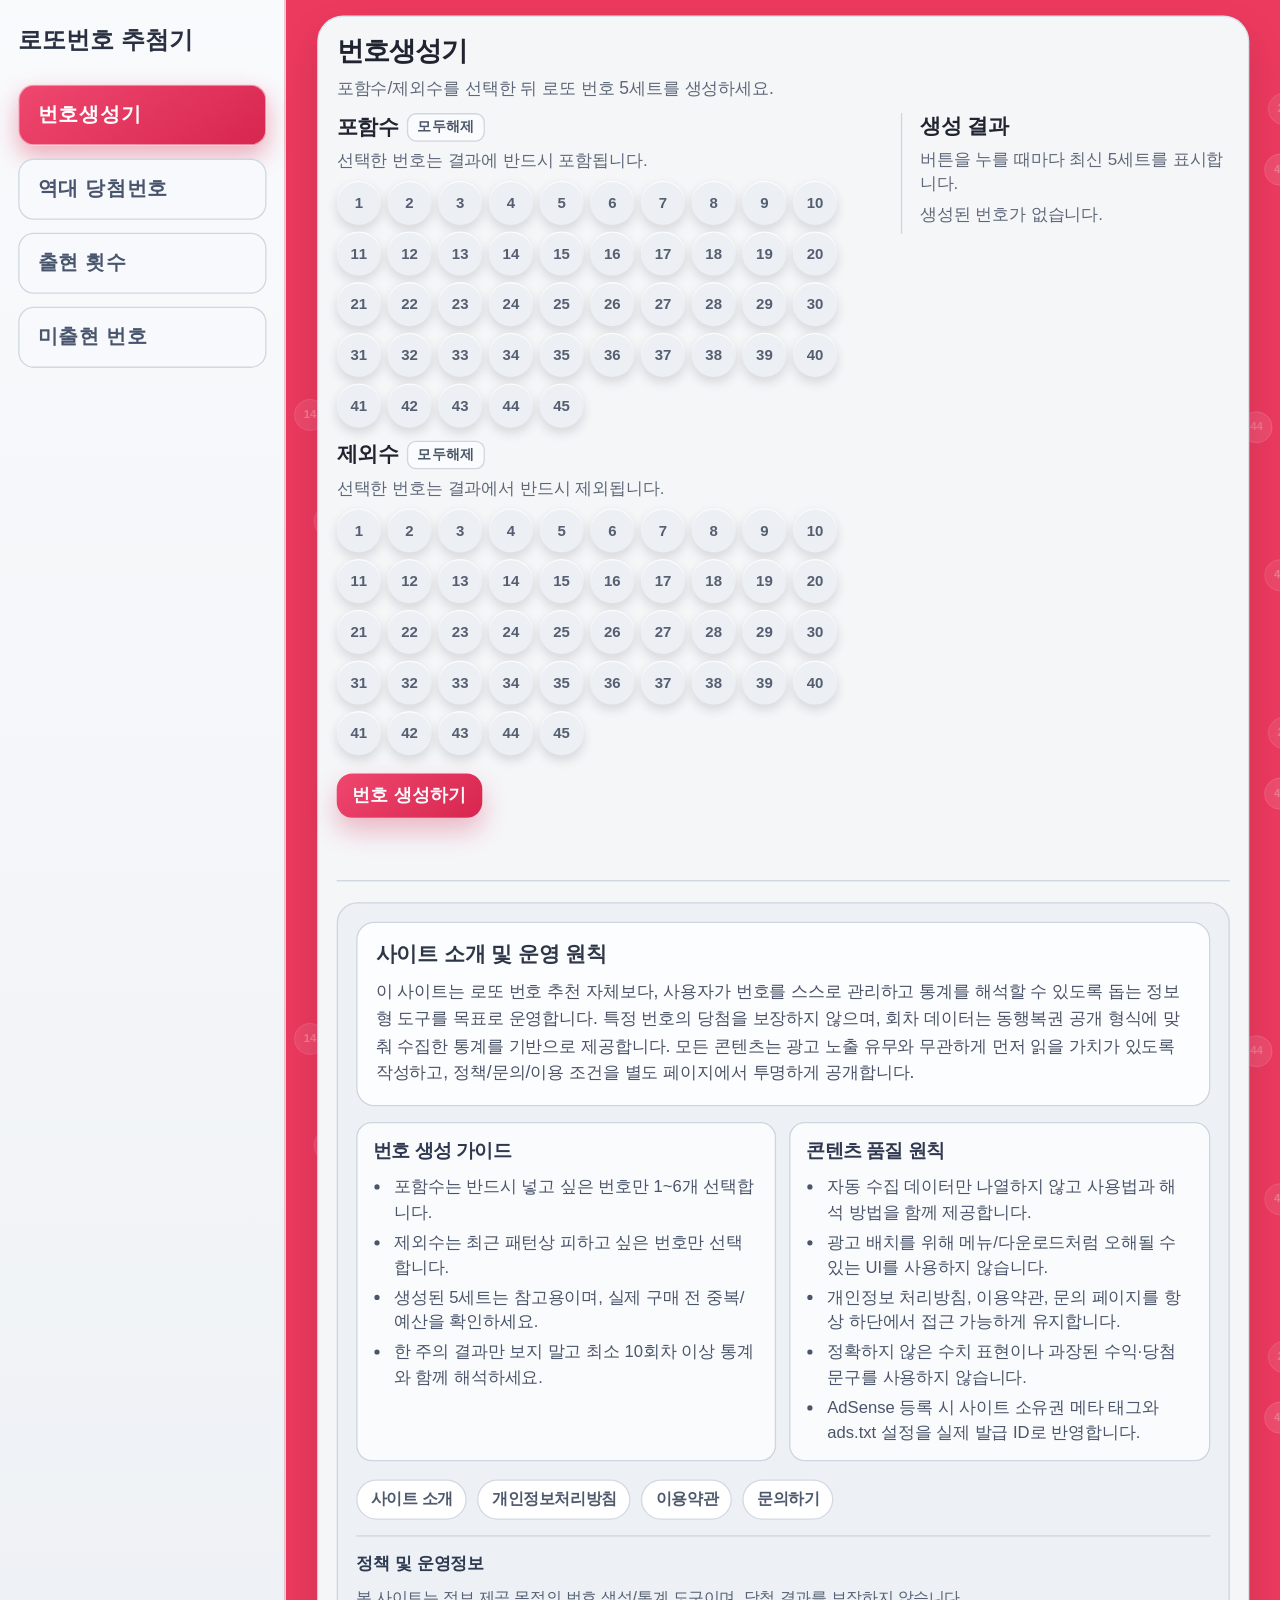
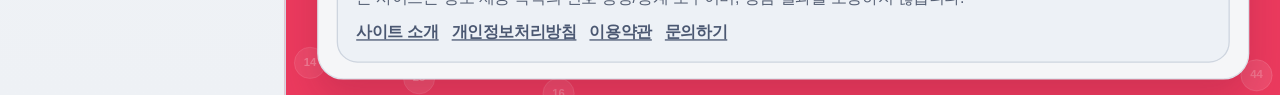
<file: index.html>
<!DOCTYPE html>
<html lang="ko">
<head>
  <meta charset="UTF-8">
  <meta name="viewport" content="width=device-width, initial-scale=1.0">
  <title>로또번호 추첨기 | 통계 기반 번호 생성</title>
  <meta name="description" content="포함수·제외수 기반 로또 번호 생성기와 역대 당첨번호, 출현 횟수, 미출현 번호 통계를 제공합니다.">
  <meta name="robots" content="index, follow, max-image-preview:large, max-snippet:-1, max-video-preview:-1">
  <meta name="author" content="로또번호 추첨기 운영팀">
  <meta property="og:type" content="website">
  <meta property="og:title" content="로또번호 추첨기 | 통계 기반 번호 생성">
  <meta property="og:description" content="로또 번호 생성과 회차 통계를 한 번에 확인할 수 있는 정보형 도구 페이지입니다.">
  <meta property="og:locale" content="ko_KR">
  <script type="application/ld+json">
    {
      "@context": "https://schema.org",
      "@type": "WebSite",
      "name": "로또번호 추첨기",
      "description": "로또 번호 생성과 통계를 제공하는 정보형 웹사이트",
      "inLanguage": "ko-KR"
    }
  </script>
  <style>
    :root {
      --ui-scale: 1.3;
      --bg: #eb3a5e;
      --panel: #f5f6f8;
      --sidebar-bg: #eef1f5;
      --sidebar-active: #d7264f;
      --text: #1f2430;
      --muted: #5f6879;
      --border: #ced5df;
      --warning: #b77722;
      --danger: #c32248;
      --success: #2f8a56;
      --shadow: 0 14px 28px rgba(105, 22, 46, 0.2);
    }

    * {
      box-sizing: border-box;
    }

    body {
      margin: 0;
      font-family: "Pretendard", "Noto Sans KR", "Malgun Gothic", "Apple SD Gothic Neo", sans-serif;
      color: var(--text);
      background-color: var(--bg);
      background-image: url("./bg-lotto-balls.svg");
      background-size: 1040px 624px;
    }

    .app {
      min-height: calc(100vh / var(--ui-scale));
      display: flex;
      width: calc(100% / var(--ui-scale));
      transform: scale(var(--ui-scale));
      transform-origin: top left;
    }

    .sidebar {
      width: 220px;
      padding: 24px 16px;
      background: linear-gradient(180deg, #f9fafc 0%, var(--sidebar-bg) 100%);
      color: #4a556d;
      border-right: 1px solid #d2d9e3;
    }

    .brand {
      margin: 0 0 22px;
      font-size: 1.15rem;
      font-weight: 700;
      letter-spacing: 0.02em;
      color: #283041;
    }

    .menu-list {
      display: flex;
      flex-direction: column;
      gap: 10px;
    }

    .menu-btn {
      width: 100%;
      padding: 12px 14px;
      border: 1px solid #cfd7e2;
      border-radius: 12px;
      background: #f7f9fc;
      color: #48556d;
      text-align: left;
      font-size: 0.97rem;
      font-weight: 600;
      cursor: pointer;
      transition: all 0.18s ease;
    }

    .menu-btn:hover {
      background: #ecf1f7;
      transform: translateY(-1px);
    }

    .menu-btn.active {
      background: linear-gradient(145deg, #ef476f 0%, var(--sidebar-active) 100%);
      color: #ffffff;
      border-color: rgba(255, 255, 255, 0.55);
      box-shadow: 0 8px 18px rgba(215, 38, 79, 0.37);
    }

    main {
      flex: 1;
      padding: 18px clamp(12px, 2.2vw, 24px);
    }

    .content-card {
      width: min(1100px, 100%);
      margin: 0 auto;
      padding: clamp(14px, 2vw, 22px);
      border-radius: 20px;
      background: var(--panel);
      border: 1px solid #dbe1e9;
      box-shadow: var(--shadow);
    }

    .page-title {
      margin: 0 0 6px;
      font-size: clamp(1.35rem, 2vw, 1.7rem);
      font-weight: 800;
    }

    .page-subtitle {
      margin: 0 0 14px;
      color: var(--muted);
      font-size: 0.9rem;
    }

    .generator-layout {
      display: grid;
      grid-template-columns: minmax(0, 1.65fr) minmax(240px, 1fr);
      gap: 16px;
      align-items: start;
    }

    .generator-controls {
      min-width: 0;
    }

    .generator-results-panel {
      min-width: 0;
      border-left: 1px solid var(--border);
      padding-left: 14px;
    }

    .number-group {
      margin-bottom: 14px;
    }

    .group-title-row {
      display: flex;
      align-items: center;
      justify-content: flex-start;
      gap: 6px;
      margin-bottom: 6px;
    }

    .group-header {
      margin: 0;
      font-size: 1rem;
      font-weight: 700;
    }

    .clear-group-btn {
      padding: 4px 8px;
      border: 1px solid #d0d6df;
      border-radius: 7px;
      background: #fafbfc;
      color: #4a5567;
      font-size: 0.72rem;
      font-weight: 700;
      cursor: pointer;
      transition: all 0.15s ease;
    }

    .clear-group-btn:hover {
      background: #f0f3f7;
      border-color: #bfc8d5;
    }

    .group-hint {
      margin: 0 0 8px;
      color: var(--muted);
      font-size: 0.82rem;
    }

    .ball-grid {
      --ball-size: 40px;
      --ball-gap: 6px;
      display: grid;
      grid-template-columns: repeat(10, var(--ball-size));
      gap: var(--ball-gap);
      justify-content: start;
    }

    .ball-btn {
      width: var(--ball-size);
      height: var(--ball-size);
      margin: 0 auto;
      border: none;
      border-radius: 50%;
      font-size: 0.78rem;
      font-weight: 700;
      color: #555f71;
      cursor: pointer;
      position: relative;
      background: #eceff3;
      box-shadow:
        inset 0 1px 0 rgba(255, 255, 255, 0.8),
        0 4px 8px rgba(31, 37, 51, 0.15);
      transition: transform 0.14s ease, box-shadow 0.14s ease, filter 0.14s ease;
    }

    .ball-btn:hover {
      transform: translateY(-2px);
      filter: saturate(1.05);
    }

    .ball-btn:active {
      transform: translateY(0);
    }

    .ball-btn.include-selected {
      color: #f8fafc;
      background: #176dca;
      box-shadow: 0 8px 14px rgba(23, 109, 202, 0.35);
    }

    .ball-btn.exclude-selected {
      color: #fff6f8;
      background: #ce3558;
      box-shadow: 0 8px 14px rgba(206, 53, 88, 0.35);
    }

    .generate-btn {
      margin-top: 4px;
      padding: 10px 16px;
      border: none;
      border-radius: 12px;
      background: linear-gradient(140deg, #ef476f 0%, var(--sidebar-active) 100%);
      color: #f8fafc;
      font-size: 0.92rem;
      font-weight: 700;
      cursor: pointer;
      box-shadow: 0 10px 20px rgba(215, 38, 79, 0.3);
      transition: transform 0.16s ease, box-shadow 0.16s ease;
    }

    .generate-btn:hover {
      transform: translateY(-1px);
      box-shadow: 0 12px 24px rgba(215, 38, 79, 0.36);
    }

    .generate-btn:active {
      transform: translateY(0);
    }

    .message {
      min-height: 20px;
      margin: 8px 0 8px;
      font-size: 0.86rem;
      font-weight: 600;
    }

    .message.warning {
      color: var(--danger);
    }

    .message.info {
      color: var(--success);
    }

    .results {
      margin-top: 6px;
      display: grid;
      gap: 8px;
    }

    .results-title {
      margin: 0 0 6px;
      font-size: 1rem;
      font-weight: 700;
    }

    .result-row {
      padding: 8px 10px;
      border: 1px solid var(--border);
      border-radius: 12px;
      background: #fafbfc;
      display: flex;
      flex-wrap: nowrap;
      align-items: center;
      justify-content: space-between;
      gap: 8px;
    }

    .result-main {
      min-width: 0;
      display: flex;
      align-items: center;
      gap: 8px;
      flex: 1;
    }

    .result-label {
      min-width: 48px;
      font-size: 0.9rem;
      font-weight: 700;
      color: #3d4659;
    }

    .result-balls {
      display: flex;
      flex-wrap: wrap;
      gap: 6px;
    }

    .reroll-btn {
      flex-shrink: 0;
      margin-left: auto;
      padding: 6px 10px;
      border: 1px solid #d0d6e0;
      border-radius: 8px;
      background: #ffffff;
      color: #596276;
      font-size: 0.76rem;
      font-weight: 700;
      cursor: pointer;
      transition: all 0.15s ease;
    }

    .reroll-btn:hover {
      background: #edf1f6;
      border-color: #bcc7d8;
    }

    .mini-ball {
      width: 30px;
      height: 30px;
      border-radius: 50%;
      display: grid;
      place-items: center;
      font-size: 0.76rem;
      font-weight: 700;
      color: #ffffff;
      text-shadow: 0 1px 1px rgba(0, 0, 0, 0.12);
      background: #e69c0a;
      box-shadow: 0 4px 10px rgba(31, 37, 51, 0.2);
    }

    .mini-ball.range-1 {
      background: #e69c0a;
    }

    .mini-ball.range-2 {
      background: #1e73d6;
    }

    .mini-ball.range-3 {
      background: #de3d60;
    }

    .mini-ball.range-4 {
      background: #7b8393;
    }

    .mini-ball.range-5 {
      background: #2fa04f;
    }

    .hidden {
      display: none;
    }

    .stats-status {
      min-height: 20px;
      margin: 4px 0 10px;
      font-size: 0.84rem;
      font-weight: 600;
      color: var(--muted);
    }

    .stats-status.loading {
      color: var(--sidebar-active);
    }

    .stats-status.warning {
      color: var(--danger);
    }

    .stats-list {
      display: grid;
      gap: 8px;
    }

    .stats-item {
      padding: 10px;
      border: 1px solid var(--border);
      border-radius: 12px;
      background: #fafbfc;
    }

    .stats-item-head {
      display: flex;
      align-items: baseline;
      justify-content: space-between;
      gap: 10px;
      margin-bottom: 8px;
    }

    .stats-round {
      font-size: 0.95rem;
      font-weight: 800;
      color: #2e3748;
    }

    .stats-date {
      font-size: 0.78rem;
      color: var(--muted);
    }

    .stats-number-row {
      display: flex;
      align-items: center;
      flex-wrap: wrap;
      gap: 6px;
    }

    .stats-plus {
      font-size: 0.82rem;
      font-weight: 700;
      color: #737d8d;
      margin: 0 1px;
    }

    .stats-empty {
      padding: 14px 10px;
      border: 1px dashed #d4d9e2;
      border-radius: 10px;
      text-align: center;
      color: #687487;
      font-size: 0.85rem;
      font-weight: 600;
      background: #f7f9fb;
    }

    .stats-sentinel {
      margin-top: 10px;
      padding: 10px 12px;
      border: 1px dashed #d4d9e2;
      border-radius: 10px;
      text-align: center;
      color: #667285;
      font-size: 0.8rem;
      font-weight: 600;
      background: #f7f9fb;
    }

    .frequency-toolbar {
      display: flex;
      align-items: center;
      gap: 8px;
      margin-bottom: 8px;
      flex-wrap: wrap;
    }

    .frequency-label {
      font-size: 0.84rem;
      font-weight: 700;
      color: #4c5668;
    }

    .frequency-select {
      min-width: 150px;
      padding: 7px 10px;
      border: 1px solid #d0d6df;
      border-radius: 9px;
      background: #ffffff;
      color: #2c3444;
      font-size: 0.82rem;
      font-weight: 600;
      outline: none;
    }

    .frequency-select:focus {
      border-color: #ed4f72;
      box-shadow: 0 0 0 3px rgba(237, 79, 114, 0.17);
    }

    .frequency-list {
      display: grid;
      grid-template-columns: repeat(10, minmax(0, 1fr));
      gap: 8px 6px;
    }

    .frequency-list .stats-empty {
      grid-column: 1 / -1;
    }

    .frequency-cell {
      display: flex;
      flex-direction: column;
      align-items: center;
      justify-content: center;
      gap: 4px;
      padding: 8px 4px;
      border: 1px solid var(--border);
      border-radius: 10px;
      background: #fafbfc;
    }

    .frequency-count-under {
      font-size: 0.74rem;
      font-weight: 800;
      color: #334155;
      line-height: 1.1;
      text-align: center;
    }

    .absence-list {
      display: grid;
      gap: 8px;
    }

    .absence-row {
      display: grid;
      grid-template-columns: 34px minmax(0, 1fr) 56px;
      align-items: center;
      gap: 10px;
      padding: 8px 10px;
      border: 1px solid var(--border);
      border-radius: 10px;
      background: #fafbfc;
    }

    .absence-bar-track {
      height: 10px;
      width: 100%;
      border-radius: 999px;
      background: #dfe4eb;
      overflow: hidden;
    }

    .absence-bar-fill {
      height: 100%;
      border-radius: 999px;
      background: linear-gradient(90deg, #ff5a7e 0%, #e7345b 100%);
      box-shadow: 0 0 0 1px rgba(231, 52, 91, 0.15);
    }

    .absence-weeks {
      font-size: 0.84rem;
      font-weight: 800;
      color: #576173;
      text-align: right;
    }

    .absence-list .stats-empty {
      width: 100%;
    }

    .site-guide-divider {
      margin-top: 16px;
      height: 1px;
      width: 100%;
      background: var(--border);
    }

    .site-guide {
      margin-top: 16px;
      padding: 14px;
      border: 1px solid var(--border);
      border-radius: 16px;
      background: #edf1f6;
      display: grid;
      gap: 12px;
    }

    .guide-intro {
      padding: 14px;
      border: 1px solid var(--border);
      border-radius: 14px;
      background: #fcfdff;
    }

    .guide-intro-title {
      margin: 0 0 8px;
      font-size: 1rem;
      font-weight: 800;
      color: #2e3748;
    }

    .guide-intro p {
      margin: 0;
      color: #495266;
      line-height: 1.55;
      font-size: 0.84rem;
    }

    .guide-grid {
      display: grid;
      grid-template-columns: repeat(2, minmax(0, 1fr));
      gap: 10px;
    }

    .guide-card {
      padding: 12px;
      border: 1px solid var(--border);
      border-radius: 12px;
      background: #fafbfc;
    }

    .guide-card-title {
      margin: 0 0 8px;
      font-size: 0.9rem;
      font-weight: 800;
      color: #2f3850;
    }

    .guide-list {
      margin: 0;
      padding-left: 16px;
      color: #4a556b;
      font-size: 0.8rem;
      line-height: 1.5;
    }

    .guide-list li + li {
      margin-top: 4px;
    }

    .guide-policy-links {
      display: flex;
      flex-wrap: wrap;
      gap: 8px;
      margin-top: 2px;
    }

    .guide-policy-links a {
      padding: 6px 10px;
      border-radius: 999px;
      border: 1px solid #d3d9e2;
      background: #ffffff;
      color: #4f596d;
      text-decoration: none;
      font-size: 0.76rem;
      font-weight: 700;
    }

    .guide-policy-links a:hover {
      background: #f1f4f8;
      border-color: #c5cedb;
    }

    .site-footer {
      width: 100%;
      margin: 0;
      padding: 12px 0 0;
      border-radius: 0;
      border: none;
      border-top: 1px solid var(--border);
      background: transparent;
      color: #566074;
      box-shadow: none;
    }

    .site-footer-title {
      margin: 0 0 8px;
      font-size: 0.84rem;
      font-weight: 800;
      color: #2d3a50;
    }

    .site-footer p {
      margin: 0;
      font-size: 0.77rem;
      line-height: 1.5;
    }

    .footer-links {
      margin-top: 8px;
      display: flex;
      gap: 10px;
      flex-wrap: wrap;
    }

    .footer-links a {
      color: #4b5872;
      font-size: 0.77rem;
      font-weight: 700;
      text-decoration: underline;
      text-underline-offset: 2px;
    }

    /* 화면 높이가 낮은 데스크톱에서 스크롤 없이 버튼까지 보이도록 추가 압축한다. */
    @media (min-width: 901px) and (max-height: 920px) {
      .sidebar {
        padding: 18px 14px;
      }

      main {
        padding-top: 12px;
        padding-bottom: 12px;
      }

      .content-card {
        padding: 12px 14px;
      }

      .page-title {
        font-size: 1.28rem;
      }

      .page-subtitle {
        margin-bottom: 10px;
        font-size: 0.84rem;
      }

      .number-group {
        margin-bottom: 10px;
      }

      .group-hint {
        margin-bottom: 6px;
      }

      .clear-group-btn {
        padding: 3px 7px;
        font-size: 0.68rem;
      }

      .ball-grid {
        --ball-size: 34px;
        --ball-gap: 5px;
      }

      .ball-btn {
        font-size: 0.72rem;
      }

      .generate-btn {
        padding: 8px 12px;
        font-size: 0.86rem;
      }

      .message {
        min-height: 18px;
        margin-top: 6px;
      }

      .reroll-btn {
        padding: 5px 8px;
        font-size: 0.72rem;
      }
    }

    @media (max-width: 900px) {
      body {
        overflow-x: hidden;
      }

      .app {
        min-height: 100vh;
        width: 100%;
        transform: none;
        transform-origin: initial;
        flex-direction: column;
      }

      .sidebar {
        width: 100%;
        padding: 12px 10px 10px;
        border-right: none;
        border-bottom: 1px solid rgba(148, 163, 184, 0.2);
      }

      .brand {
        margin: 0 0 10px;
        font-size: 1rem;
      }

      .menu-list {
        flex-direction: row;
        gap: 6px;
        flex-wrap: wrap;
      }

      .menu-btn {
        text-align: center;
        padding: 9px 8px;
        font-size: 0.82rem;
        flex: 1 1 calc(50% - 3px);
      }

      main {
        padding: 12px 10px 14px;
      }

      .content-card {
        width: 100%;
        padding: 12px 10px;
        border-radius: 14px;
      }

      .page-title {
        font-size: 1.16rem;
      }

      .page-subtitle {
        font-size: 0.78rem;
        margin-bottom: 10px;
      }

      .generator-layout {
        grid-template-columns: 1fr;
        gap: 12px;
      }

      .generator-results-panel {
        border-left: none;
        border-top: 1px solid var(--border);
        padding-left: 0;
        padding-top: 12px;
      }

      .ball-grid {
        --ball-size: 26px;
        --ball-gap: 3px;
      }

      .ball-btn {
        font-size: 0.62rem;
      }

      .group-title-row {
        justify-content: flex-start;
        gap: 4px;
      }

      .group-hint {
        font-size: 0.76rem;
      }

      .clear-group-btn {
        padding: 4px 7px;
        font-size: 0.68rem;
      }

      .generate-btn {
        width: 100%;
      }

      .result-row {
        flex-wrap: wrap;
      }

      .result-main {
        width: 100%;
      }

      .reroll-btn {
        margin-left: 0;
      }

      .absence-row {
        grid-template-columns: 30px minmax(0, 1fr) 48px;
        gap: 8px;
        padding: 7px 8px;
      }

      .absence-weeks {
        font-size: 0.8rem;
      }

      .frequency-list {
        grid-template-columns: repeat(5, minmax(0, 1fr));
      }

      .guide-grid {
        grid-template-columns: 1fr;
      }

      .site-footer {
        border-radius: 0;
      }
    }

    @media (max-width: 480px) {
      .ball-grid {
        --ball-size: 23px;
        --ball-gap: 2px;
      }

      .ball-btn {
        font-size: 0.56rem;
      }

      .mini-ball {
        width: 26px;
        height: 26px;
        font-size: 0.68rem;
      }
    }
  </style>
</head>
<body>
  <div class="app">
    <aside class="sidebar">
      <h1 class="brand">로또번호 추첨기</h1>
      <nav class="menu-list" aria-label="메뉴">
        <button class="menu-btn active" data-menu="generator" type="button">번호생성기</button>
        <button class="menu-btn" data-menu="stats" type="button">역대 당첨번호</button>
        <button class="menu-btn" data-menu="frequency" type="button">출현 횟수</button>
        <button class="menu-btn" data-menu="absence" type="button">미출현 번호</button>
      </nav>
    </aside>

    <main>
      <section id="generatorView" class="content-card">
        <h2 class="page-title">번호생성기</h2>
        <p class="page-subtitle">포함수/제외수를 선택한 뒤 로또 번호 5세트를 생성하세요.</p>

        <div class="generator-layout">
          <div class="generator-controls">
            <div class="number-group">
              <div class="group-title-row">
                <h3 class="group-header">포함수</h3>
                <button id="includeClearBtn" class="clear-group-btn" type="button">모두해제</button>
              </div>
              <p class="group-hint">선택한 번호는 결과에 반드시 포함됩니다.</p>
              <div id="includeGrid" class="ball-grid" aria-label="포함수 선택"></div>
            </div>

            <div class="number-group">
              <div class="group-title-row">
                <h3 class="group-header">제외수</h3>
                <button id="excludeClearBtn" class="clear-group-btn" type="button">모두해제</button>
              </div>
              <p class="group-hint">선택한 번호는 결과에서 반드시 제외됩니다.</p>
              <div id="excludeGrid" class="ball-grid" aria-label="제외수 선택"></div>
            </div>

            <button id="generateBtn" class="generate-btn" type="button">번호 생성하기</button>
            <div id="message" class="message" role="status" aria-live="polite"></div>
          </div>

          <div class="generator-results-panel">
            <h3 class="results-title">생성 결과</h3>
            <p class="group-hint">버튼을 누를 때마다 최신 5세트를 표시합니다.</p>
            <div id="results" class="results" aria-label="생성 결과"></div>
          </div>
        </div>

        <div class="site-guide-divider" aria-hidden="true"></div>
        <div class="site-guide" aria-label="사이트 안내">
          <div class="guide-intro">
            <h3 class="guide-intro-title">사이트 소개 및 운영 원칙</h3>
            <p>
              이 사이트는 로또 번호 추천 자체보다, 사용자가 번호를 스스로 관리하고 통계를 해석할 수 있도록 돕는 정보형 도구를 목표로 운영합니다.
              특정 번호의 당첨을 보장하지 않으며, 회차 데이터는 동행복권 공개 형식에 맞춰 수집한 통계를 기반으로 제공합니다.
              모든 콘텐츠는 광고 노출 유무와 무관하게 먼저 읽을 가치가 있도록 작성하고, 정책/문의/이용 조건을 별도 페이지에서 투명하게 공개합니다.
            </p>
          </div>

          <div class="guide-grid">
            <article class="guide-card">
              <h4 class="guide-card-title">번호 생성 가이드</h4>
              <ul class="guide-list">
                <li>포함수는 반드시 넣고 싶은 번호만 1~6개 선택합니다.</li>
                <li>제외수는 최근 패턴상 피하고 싶은 번호만 선택합니다.</li>
                <li>생성된 5세트는 참고용이며, 실제 구매 전 중복/예산을 확인하세요.</li>
                <li>한 주의 결과만 보지 말고 최소 10회차 이상 통계와 함께 해석하세요.</li>
              </ul>
            </article>

            <article class="guide-card">
              <h4 class="guide-card-title">콘텐츠 품질 원칙</h4>
              <ul class="guide-list">
                <li>자동 수집 데이터만 나열하지 않고 사용법과 해석 방법을 함께 제공합니다.</li>
                <li>광고 배치를 위해 메뉴/다운로드처럼 오해될 수 있는 UI를 사용하지 않습니다.</li>
                <li>개인정보 처리방침, 이용약관, 문의 페이지를 항상 하단에서 접근 가능하게 유지합니다.</li>
                <li>정확하지 않은 수치 표현이나 과장된 수익·당첨 문구를 사용하지 않습니다.</li>
                <li>AdSense 등록 시 사이트 소유권 메타 태그와 ads.txt 설정을 실제 발급 ID로 반영합니다.</li>
              </ul>
            </article>
          </div>

          <div class="guide-policy-links">
            <a href="./about.html">사이트 소개</a>
            <a href="./privacy.html">개인정보처리방침</a>
            <a href="./terms.html">이용약관</a>
            <a href="./contact.html">문의하기</a>
          </div>

          <footer class="site-footer">
            <h3 class="site-footer-title">정책 및 운영정보</h3>
            <p>본 사이트는 정보 제공 목적의 번호 생성/통계 도구이며, 당첨 결과를 보장하지 않습니다.</p>
            <div class="footer-links">
              <a href="./about.html">사이트 소개</a>
              <a href="./privacy.html">개인정보처리방침</a>
              <a href="./terms.html">이용약관</a>
              <a href="./contact.html">문의하기</a>
            </div>
          </footer>
        </div>
      </section>

      <section id="statsView" class="content-card hidden">
        <h2 class="page-title">역대 당첨번호</h2>
        <p class="page-subtitle">최신 30회차부터 시작해, 아래로 스크롤하면 이전 회차를 30개씩 추가로 표시합니다.</p>
        <div id="statsStatus" class="stats-status">통계 데이터를 준비 중입니다.</div>
        <div id="statsList" class="stats-list" aria-label="역대 당첨번호 목록"></div>
        <div id="statsSentinel" class="stats-sentinel">아래로 스크롤하면 이전 회차를 더 불러옵니다.</div>
      </section>

      <section id="frequencyView" class="content-card hidden">
        <h2 class="page-title">출현 횟수</h2>
        <p class="page-subtitle">선택한 구간의 당첨번호(보너스 제외) 출현 횟수를 많은 순으로 보여줍니다.</p>
        <div class="frequency-toolbar">
          <label for="frequencyRange" class="frequency-label">조회 구간</label>
          <select id="frequencyRange" class="frequency-select" aria-label="출현 횟수 조회 구간">
            <option value="5">최근 5회차</option>
            <option value="10">최근 10회차</option>
            <option value="15">최근 15회차</option>
            <option value="30">최근 30회차</option>
            <option value="50">최근 50회차</option>
            <option value="100">최근 100회차</option>
            <option value="all" selected>전체회차</option>
          </select>
        </div>
        <div id="frequencyStatus" class="stats-status">출현 횟수 데이터를 준비 중입니다.</div>
        <div id="frequencyList" class="frequency-list" aria-label="출현 횟수 목록"></div>
      </section>

      <section id="absenceView" class="content-card hidden">
        <h2 class="page-title">미출현 번호</h2>
        <p class="page-subtitle">최신 회차 기준으로 각 번호가 최근 몇 주째 나오지 않았는지 내림차순으로 보여줍니다.</p>
        <div id="absenceStatus" class="stats-status">미출현 번호 데이터를 준비 중입니다.</div>
        <div id="absenceList" class="absence-list" aria-label="미출현 번호 목록"></div>
      </section>
    </main>
  </div>

  <script src="./lotto-history-snapshot.js"></script>
  <script>
    // 화면 상태와 선택 번호 상태를 한 곳에서 관리한다.
    const state = {
      activeMenu: "generator",
      includeSet: new Set(),
      excludeSet: new Set(),
      resultSets: [],
      alertMessage: "",
      statsHistory: [],
      statsLoaded: false,
      statsLoading: false,
      statsError: "",
      statsWarning: "",
      statsVisibleCount: 30,
      frequencyRange: "all"
    };

    const LOTTO_API_ENDPOINT = "https://www.dhlottery.co.kr/common.do?method=getLottoNumber&drwNo=";
    const STATS_SNAPSHOT_URL = "./lotto-history.json";
    const STATS_CACHE_KEY = "lotto-history-rounds-v2";
    const STATS_PAGE_SIZE = 30;

    const menuButtons = document.querySelectorAll(".menu-btn");
    const generatorView = document.getElementById("generatorView");
    const statsView = document.getElementById("statsView");
    const frequencyView = document.getElementById("frequencyView");
    const absenceView = document.getElementById("absenceView");
    const includeGrid = document.getElementById("includeGrid");
    const excludeGrid = document.getElementById("excludeGrid");
    const includeClearBtn = document.getElementById("includeClearBtn");
    const excludeClearBtn = document.getElementById("excludeClearBtn");
    const generateBtn = document.getElementById("generateBtn");
    const messageEl = document.getElementById("message");
    const resultsEl = document.getElementById("results");
    const statsStatusEl = document.getElementById("statsStatus");
    const statsListEl = document.getElementById("statsList");
    const statsSentinelEl = document.getElementById("statsSentinel");
    const frequencyRangeEl = document.getElementById("frequencyRange");
    const frequencyStatusEl = document.getElementById("frequencyStatus");
    const frequencyListEl = document.getElementById("frequencyList");
    const absenceStatusEl = document.getElementById("absenceStatus");
    const absenceListEl = document.getElementById("absenceList");
    let statsObserver = null;

    // 1~45 번호 공 버튼을 만들어 각 영역에 렌더링한다.
    function buildBallGrid(container, type) {
      const fragment = document.createDocumentFragment();

      for (let num = 1; num <= 45; num += 1) {
        const button = document.createElement("button");
        button.type = "button";
        button.className = "ball-btn";
        button.textContent = String(num);
        button.dataset.number = String(num);
        button.dataset.type = type;
        button.setAttribute("aria-label", `${type === "include" ? "포함수" : "제외수"} ${num}`);
        fragment.appendChild(button);
      }

      container.appendChild(fragment);
    }

    // 포함수/제외수 선택 상태를 버튼 스타일에 반영한다.
    function renderBallSelections() {
      includeGrid.querySelectorAll(".ball-btn").forEach((btn) => {
        const number = Number(btn.dataset.number);
        btn.classList.toggle("include-selected", state.includeSet.has(number));
      });

      excludeGrid.querySelectorAll(".ball-btn").forEach((btn) => {
        const number = Number(btn.dataset.number);
        btn.classList.toggle("exclude-selected", state.excludeSet.has(number));
      });
    }

    function renderMenu() {
      menuButtons.forEach((btn) => {
        btn.classList.toggle("active", btn.dataset.menu === state.activeMenu);
      });

      generatorView.classList.toggle("hidden", state.activeMenu !== "generator");
      statsView.classList.toggle("hidden", state.activeMenu !== "stats");
      frequencyView.classList.toggle("hidden", state.activeMenu !== "frequency");
      absenceView.classList.toggle("hidden", state.activeMenu !== "absence");
    }

    function showMessage(text, mode = "warning") {
      state.alertMessage = text;
      messageEl.textContent = text;
      messageEl.className = `message ${mode}`;
    }

    function clearMessage() {
      state.alertMessage = "";
      messageEl.textContent = "";
      messageEl.className = "message";
    }

    function setStatsStatus(text, mode = "") {
      statsStatusEl.textContent = text;
      statsStatusEl.className = `stats-status${mode ? ` ${mode}` : ""}`;
    }

    function setFrequencyStatus(text, mode = "") {
      frequencyStatusEl.textContent = text;
      frequencyStatusEl.className = `stats-status${mode ? ` ${mode}` : ""}`;
    }

    function setAbsenceStatus(text, mode = "") {
      absenceStatusEl.textContent = text;
      absenceStatusEl.className = `stats-status${mode ? ` ${mode}` : ""}`;
    }

    function loadStatsCache() {
      try {
        const raw = localStorage.getItem(STATS_CACHE_KEY);
        if (!raw) {
          return;
        }

        const parsed = JSON.parse(raw);
        if (!Array.isArray(parsed.rounds)) {
          return;
        }

        const sanitized = parsed.rounds
          .map((item) => ({
            round: Number(item.round),
            date: String(item.date || ""),
            numbers: Array.isArray(item.numbers) ? item.numbers.map((n) => Number(n)).filter((n) => Number.isInteger(n)) : [],
            bonus: Number(item.bonus)
          }))
          .filter((item) => Number.isInteger(item.round) && item.round > 0 && item.numbers.length === 6 && Number.isInteger(item.bonus))
          .sort((a, b) => a.round - b.round);

        state.statsHistory = sanitized;
        state.statsLoaded = sanitized.length > 0;
      } catch (_) {
        // 캐시 파싱 실패 시 무시하고 새로 로드한다.
      }
    }

    function normalizeStatsRounds(rounds) {
      return rounds
        .map((item) => ({
          round: Number(item.round),
          date: String(item.date || ""),
          numbers: Array.isArray(item.numbers) ? item.numbers.map((n) => Number(n)).filter((n) => Number.isInteger(n)) : [],
          bonus: Number(item.bonus)
        }))
        .filter((item) => Number.isInteger(item.round) && item.round > 0 && item.numbers.length === 6 && Number.isInteger(item.bonus))
        .sort((a, b) => a.round - b.round);
    }

    async function loadStatsSnapshot() {
      // 1) file:// 환경에서도 안정적으로 동작하도록 JS 전역 스냅샷을 먼저 사용한다.
      const inlineSnapshot = typeof window !== "undefined" ? window.LOTTO_HISTORY_SNAPSHOT : null;
      if (inlineSnapshot && Array.isArray(inlineSnapshot.rounds)) {
        const sanitizedInline = normalizeStatsRounds(inlineSnapshot.rounds);
        if (sanitizedInline.length > 0) {
          state.statsHistory = sanitizedInline;
          state.statsLoaded = true;
          saveStatsCache();
          return;
        }
      }

      // 2) 전역 스냅샷이 없을 때만 JSON 파일 fetch를 시도한다.
      const response = await fetch(STATS_SNAPSHOT_URL, { cache: "no-store" });
      if (!response.ok) {
        throw new Error("로컬 스냅샷 파일을 읽을 수 없습니다.");
      }

      const parsed = await response.json();
      if (!parsed || !Array.isArray(parsed.rounds)) {
        throw new Error("로컬 스냅샷 형식이 올바르지 않습니다.");
      }

      const sanitized = normalizeStatsRounds(parsed.rounds);

      if (sanitized.length === 0) {
        throw new Error("로컬 스냅샷에 유효한 회차 데이터가 없습니다.");
      }

      state.statsHistory = sanitized;
      state.statsLoaded = true;
      saveStatsCache();
    }

    function saveStatsCache() {
      try {
        localStorage.setItem(
          STATS_CACHE_KEY,
          JSON.stringify({
            savedAt: new Date().toISOString(),
            rounds: state.statsHistory
          })
        );
      } catch (_) {
        // 저장 공간 부족 등의 오류는 무시한다.
      }
    }

    function mergeStatsHistory(nextRounds) {
      const map = new Map();
      state.statsHistory.forEach((item) => {
        map.set(item.round, item);
      });
      nextRounds.forEach((item) => {
        map.set(item.round, item);
      });
      state.statsHistory = [...map.values()].sort((a, b) => a.round - b.round);
    }

    async function fetchLottoRound(roundNo) {
      const response = await fetch(`${LOTTO_API_ENDPOINT}${roundNo}`, { cache: "no-store" });
      const raw = await response.text();

      if (raw.trim().startsWith("<")) {
        throw new Error("동행복권 서버가 JSON 대신 차단/대기 HTML을 반환했습니다.");
      }

      let data;
      try {
        data = JSON.parse(raw);
      } catch (_) {
        throw new Error("동행복권 응답이 JSON 형식이 아니어서 데이터를 읽을 수 없습니다.");
      }

      if (data.returnValue !== "success") {
        return null;
      }

      const numbers = [
        Number(data.drwtNo1),
        Number(data.drwtNo2),
        Number(data.drwtNo3),
        Number(data.drwtNo4),
        Number(data.drwtNo5),
        Number(data.drwtNo6)
      ];
      const bonus = Number(data.bnusNo);
      const round = Number(data.drwNo);

      if (!Number.isInteger(round) || round <= 0 || numbers.some((n) => !Number.isInteger(n)) || !Number.isInteger(bonus)) {
        return null;
      }

      return {
        round,
        date: String(data.drwNoDate || ""),
        numbers: numbers.sort((a, b) => a - b),
        bonus
      };
    }

    async function fetchAllRoundsFrom(startRound) {
      const collected = [];
      let roundNo = startRound;
      let failStreak = 0;

      while (failStreak < 2) {
        const roundData = await fetchLottoRound(roundNo);

        if (!roundData) {
          failStreak += 1;
          roundNo += 1;
          continue;
        }

        failStreak = 0;
        collected.push(roundData);
        roundNo += 1;

        // 장시간 루프에서 브라우저가 멈춘 것처럼 보이지 않도록 주기적으로 양보한다.
        if (collected.length % 20 === 0) {
          await new Promise((resolve) => setTimeout(resolve, 0));
        }
      }

      return collected;
    }

    function renderStats() {
      statsListEl.innerHTML = "";
      const totalCount = state.statsHistory.length;
      const visibleCount = Math.min(state.statsVisibleCount, totalCount);

      if (state.statsLoading) {
        const loadedCount = totalCount;
        const loadingText = loadedCount > 0
          ? `1회차부터 전체 회차 데이터를 확인 중입니다... (현재 ${loadedCount}회차 확보)`
          : "1회차부터 전체 회차 데이터를 불러오는 중입니다...";
        setStatsStatus(loadingText, "loading");
      } else if (state.statsError) {
        setStatsStatus(state.statsError, "warning");
      } else if (state.statsWarning) {
        setStatsStatus(state.statsWarning, "warning");
      } else if (state.statsLoaded) {
        if (visibleCount < totalCount) {
          setStatsStatus(`총 ${totalCount}회차 중 최신 ${visibleCount}회차를 표시 중입니다. 아래로 스크롤하면 30개씩 더 표시됩니다.`);
        } else {
          setStatsStatus(`총 ${totalCount}회차 전체를 표시 중입니다.`);
        }
      } else {
        setStatsStatus("통계 데이터를 아직 불러오지 않았습니다.");
      }

      const sortedByLatest = [...state.statsHistory].sort((a, b) => b.round - a.round);
      const visibleRounds = sortedByLatest.slice(0, visibleCount);

      if (visibleRounds.length === 0) {
        const empty = document.createElement("div");
        empty.className = "stats-empty";
        empty.textContent = "표시할 통계 데이터가 없습니다.";
        statsListEl.appendChild(empty);
        statsSentinelEl.classList.add("hidden");
        return;
      }

      visibleRounds.forEach((roundData) => {
        const card = document.createElement("article");
        card.className = "stats-item";

        const head = document.createElement("div");
        head.className = "stats-item-head";

        const round = document.createElement("strong");
        round.className = "stats-round";
        round.textContent = `${roundData.round}회`;

        const date = document.createElement("span");
        date.className = "stats-date";
        date.textContent = roundData.date;

        const numberRow = document.createElement("div");
        numberRow.className = "stats-number-row";

        roundData.numbers.forEach((num) => {
          const ball = document.createElement("span");
          ball.className = `mini-ball ${getMiniBallRangeClass(num)}`;
          ball.textContent = String(num);
          numberRow.appendChild(ball);
        });

        const plus = document.createElement("span");
        plus.className = "stats-plus";
        plus.textContent = "+";

        const bonusBall = document.createElement("span");
        bonusBall.className = `mini-ball ${getMiniBallRangeClass(roundData.bonus)}`;
        bonusBall.textContent = String(roundData.bonus);

        numberRow.appendChild(plus);
        numberRow.appendChild(bonusBall);
        head.appendChild(round);
        head.appendChild(date);
        card.appendChild(head);
        card.appendChild(numberRow);
        statsListEl.appendChild(card);
      });

      if (visibleCount < totalCount) {
        statsSentinelEl.classList.remove("hidden");
        statsSentinelEl.textContent = `아래로 스크롤하면 이전 회차 30개를 더 표시합니다. (${visibleCount}/${totalCount})`;
      } else {
        statsSentinelEl.classList.remove("hidden");
        statsSentinelEl.textContent = `모든 회차를 표시했습니다. (${totalCount}/${totalCount})`;
      }
    }

    function expandStatsVisibleCount() {
      if (state.statsLoading) {
        return false;
      }

      const totalCount = state.statsHistory.length;
      if (state.statsVisibleCount >= totalCount) {
        return false;
      }

      state.statsVisibleCount = Math.min(totalCount, state.statsVisibleCount + STATS_PAGE_SIZE);
      renderStats();
      return true;
    }

    function getFrequencyTargetRounds() {
      const latestSorted = [...state.statsHistory].sort((a, b) => b.round - a.round);
      if (state.frequencyRange === "all") {
        return latestSorted;
      }

      const count = Number(state.frequencyRange);
      if (!Number.isInteger(count) || count <= 0) {
        return latestSorted;
      }

      return latestSorted.slice(0, count);
    }

    function renderFrequency() {
      frequencyListEl.innerHTML = "";

      if (state.statsLoading) {
        setFrequencyStatus("회차 데이터를 불러오는 중입니다...", "loading");
        return;
      }

      if (state.statsError) {
        setFrequencyStatus(state.statsError, "warning");
        return;
      }

      if (state.statsHistory.length === 0) {
        setFrequencyStatus("출현 횟수 데이터를 아직 불러오지 않았습니다.");
        const empty = document.createElement("div");
        empty.className = "stats-empty";
        empty.textContent = "표시할 데이터가 없습니다.";
        frequencyListEl.appendChild(empty);
        return;
      }

      const targetRounds = getFrequencyTargetRounds();
      const counts = Array(46).fill(0);

      targetRounds.forEach((roundData) => {
        roundData.numbers.forEach((num) => {
          if (num >= 1 && num <= 45) {
            counts[num] += 1;
          }
        });
      });

      const rows = [];
      for (let num = 1; num <= 45; num += 1) {
        rows.push({ number: num, count: counts[num] });
      }

      rows.sort((a, b) => {
        if (b.count !== a.count) {
          return b.count - a.count;
        }
        return a.number - b.number;
      });

      const rangeLabel = state.frequencyRange === "all"
        ? "전체회차"
        : `최근 ${state.frequencyRange}회차`;
      const firstRound = targetRounds[targetRounds.length - 1]?.round;
      const lastRound = targetRounds[0]?.round;
      const warningSuffix = state.statsWarning ? ` (${state.statsWarning})` : "";
      if (firstRound && lastRound) {
        setFrequencyStatus(`${rangeLabel} 기준 (${firstRound}회~${lastRound}회) 출현 횟수입니다.${warningSuffix}`);
      } else {
        setFrequencyStatus(`${rangeLabel} 기준 출현 횟수입니다.${warningSuffix}`);
      }

      rows.forEach((row) => {
        const cell = document.createElement("div");
        cell.className = "frequency-cell";

        const ball = document.createElement("span");
        ball.className = `mini-ball ${getMiniBallRangeClass(row.number)}`;
        ball.textContent = String(row.number);

        const count = document.createElement("span");
        count.className = "frequency-count-under";
        count.textContent = `${row.count}회`;

        cell.appendChild(ball);
        cell.appendChild(count);
        frequencyListEl.appendChild(cell);
      });
    }

    function renderAbsence() {
      absenceListEl.innerHTML = "";

      if (state.statsLoading) {
        setAbsenceStatus("회차 데이터를 불러오는 중입니다...", "loading");
        return;
      }

      if (state.statsError) {
        setAbsenceStatus(state.statsError, "warning");
        return;
      }

      if (state.statsHistory.length === 0) {
        setAbsenceStatus("미출현 번호 데이터를 아직 불러오지 않았습니다.");
        const empty = document.createElement("div");
        empty.className = "stats-empty";
        empty.textContent = "표시할 데이터가 없습니다.";
        absenceListEl.appendChild(empty);
        return;
      }

      const latestSorted = [...state.statsHistory].sort((a, b) => b.round - a.round);
      const rows = [];

      for (let num = 1; num <= 45; num += 1) {
        let missingWeeks = latestSorted.length;

        for (let idx = 0; idx < latestSorted.length; idx += 1) {
          if (latestSorted[idx].numbers.includes(num)) {
            missingWeeks = idx;
            break;
          }
        }

        rows.push({ number: num, missingWeeks });
      }

      rows.sort((a, b) => {
        if (b.missingWeeks !== a.missingWeeks) {
          return b.missingWeeks - a.missingWeeks;
        }
        return a.number - b.number;
      });

      const latestRound = latestSorted[0]?.round;
      const warningSuffix = state.statsWarning ? ` (${state.statsWarning})` : "";
      if (latestRound) {
        setAbsenceStatus(`최신 ${latestRound}회차 기준 미출현 기간(주) 순위입니다.${warningSuffix}`);
      } else {
        setAbsenceStatus(`미출현 기간(주) 순위입니다.${warningSuffix}`);
      }

      const maxMissingWeeks = rows[0]?.missingWeeks || 0;

      rows.forEach((row) => {
        const rowEl = document.createElement("div");
        rowEl.className = "absence-row";

        const ball = document.createElement("span");
        ball.className = `mini-ball ${getMiniBallRangeClass(row.number)}`;
        ball.textContent = String(row.number);

        const track = document.createElement("div");
        track.className = "absence-bar-track";

        const fill = document.createElement("div");
        fill.className = "absence-bar-fill";
        const ratio = maxMissingWeeks === 0 ? 0 : (row.missingWeeks / maxMissingWeeks) * 100;
        const visibleRatio = row.missingWeeks > 0 ? Math.max(ratio, 4) : 0;
        fill.style.width = `${visibleRatio}%`;
        track.appendChild(fill);

        const missing = document.createElement("span");
        missing.className = "absence-weeks";
        missing.textContent = `${row.missingWeeks}주`;

        rowEl.appendChild(ball);
        rowEl.appendChild(track);
        rowEl.appendChild(missing);
        absenceListEl.appendChild(rowEl);
      });
    }

    function initStatsInfiniteScroll() {
      if (!statsSentinelEl || typeof IntersectionObserver !== "function") {
        return;
      }

      statsObserver = new IntersectionObserver(
        (entries) => {
          const hit = entries.some((entry) => entry.isIntersecting);
          if (!hit || state.activeMenu !== "stats") {
            return;
          }
          expandStatsVisibleCount();
        },
        {
          root: null,
          rootMargin: "0px 0px 280px 0px",
          threshold: 0
        }
      );

      statsObserver.observe(statsSentinelEl);
    }

    async function ensureStatsDataLoaded() {
      if (state.statsLoading) {
        return;
      }

      if (state.statsVisibleCount < STATS_PAGE_SIZE) {
        state.statsVisibleCount = STATS_PAGE_SIZE;
      }

      if (state.statsHistory.length === 0 && !state.statsLoaded) {
        loadStatsCache();
      }

      if (state.statsHistory.length === 0 && !state.statsLoaded) {
        try {
          await loadStatsSnapshot();
        } catch (_) {
          // 스냅샷 로드 실패 시 공식 API만으로 계속 시도한다.
        }
      }

      state.statsError = "";
      state.statsWarning = "";
      renderStats();
      state.statsLoading = true;
      renderStats();

      try {
        const startRound = state.statsHistory.length > 0
          ? state.statsHistory[state.statsHistory.length - 1].round + 1
          : 1;

        const fetched = await fetchAllRoundsFrom(startRound);
        if (fetched.length > 0) {
          mergeStatsHistory(fetched);
          saveStatsCache();
        }

        if (state.statsHistory.length === 0) {
          state.statsError = "통계 데이터를 불러오지 못했습니다. 잠시 후 다시 시도해 주세요.";
        } else {
          state.statsLoaded = true;
        }
      } catch (error) {
        if (state.statsHistory.length > 0) {
          state.statsLoaded = true;
          state.statsWarning = "";
        } else {
          const isNetworkLike = error instanceof TypeError;
          state.statsError = isNetworkLike
            ? "통계 데이터를 불러오지 못했습니다. 네트워크 또는 CORS 제한을 확인해 주세요."
            : String(error.message || "통계 데이터를 불러오지 못했습니다.");
        }
      } finally {
        state.statsLoading = false;
        renderStats();
        renderFrequency();
        renderAbsence();
      }
    }

    // 생성 결과 번호를 5개 구간(1-10, 11-20, 21-30, 31-40, 41-45) 색상으로 매핑한다.
    function getMiniBallRangeClass(number) {
      if (number <= 10) return "range-1";
      if (number <= 20) return "range-2";
      if (number <= 30) return "range-3";
      if (number <= 40) return "range-4";
      return "range-5";
    }

    function renderResults() {
      resultsEl.innerHTML = "";

      if (state.resultSets.length === 0) {
        const emptyText = document.createElement("p");
        emptyText.className = "group-hint";
        emptyText.textContent = "생성된 번호가 없습니다.";
        resultsEl.appendChild(emptyText);
        return;
      }

      state.resultSets.forEach((set, idx) => {
        const row = document.createElement("div");
        row.className = "result-row";

        const rowMain = document.createElement("div");
        rowMain.className = "result-main";

        const label = document.createElement("span");
        label.className = "result-label";
        label.textContent = `${idx + 1}세트`;

        const balls = document.createElement("div");
        balls.className = "result-balls";

        set.forEach((number) => {
          const miniBall = document.createElement("span");
          miniBall.className = `mini-ball ${getMiniBallRangeClass(number)}`;
          miniBall.textContent = String(number);
          balls.appendChild(miniBall);
        });

        const rerollButton = document.createElement("button");
        rerollButton.type = "button";
        rerollButton.className = "reroll-btn";
        rerollButton.dataset.index = String(idx);
        rerollButton.textContent = "다시 생성";

        rowMain.appendChild(label);
        rowMain.appendChild(balls);
        row.appendChild(rowMain);
        row.appendChild(rerollButton);
        resultsEl.appendChild(row);
      });
    }

    // 배열에서 count개를 겹치지 않게 무작위로 뽑는다.
    function pickRandomUnique(source, count) {
      const pool = [...source];

      for (let i = pool.length - 1; i > 0; i -= 1) {
        const j = Math.floor(Math.random() * (i + 1));
        [pool[i], pool[j]] = [pool[j], pool[i]];
      }

      return pool.slice(0, count);
    }

    // 현재 포함수/제외수 기준으로 번호 1세트를 만들 수 있는지 검증한다.
    function getGenerationBase() {
      const includeNumbers = [...state.includeSet];
      const includeCount = includeNumbers.length;

      if (includeCount > 6) {
        return { ok: false, error: "포함수는 최대 6개까지 선택할 수 있습니다." };
      }

      const needed = 6 - includeCount;
      const candidatePool = [];

      for (let num = 1; num <= 45; num += 1) {
        if (!state.includeSet.has(num) && !state.excludeSet.has(num)) {
          candidatePool.push(num);
        }
      }

      if (candidatePool.length < needed) {
        return { ok: false, error: "포함수/제외수 조건으로는 번호를 6개 채울 수 없습니다." };
      }

      return { ok: true, includeNumbers, candidatePool, needed };
    }

    // 검증된 기반 정보에서 번호 1세트를 생성한다.
    function buildOneSet(base) {
      const randomNumbers = pickRandomUnique(base.candidatePool, base.needed);
      return [...base.includeNumbers, ...randomNumbers].sort((a, b) => a - b);
    }

    // 번호 버튼 클릭 시 포함수/제외수 중복을 자동 해제해 충돌을 막는다.
    function handleBallClick(event) {
      const target = event.target;
      if (!(target instanceof HTMLButtonElement)) {
        return;
      }

      const number = Number(target.dataset.number);
      const type = target.dataset.type;

      if (type === "include") {
        if (state.includeSet.has(number)) {
          state.includeSet.delete(number);
        } else {
          state.includeSet.add(number);
          state.excludeSet.delete(number);
        }
      } else {
        if (state.excludeSet.has(number)) {
          state.excludeSet.delete(number);
        } else {
          state.excludeSet.add(number);
          state.includeSet.delete(number);
        }
      }

      clearMessage();
      renderBallSelections();
    }

    function clearNumberGroup(type) {
      if (type === "include") {
        state.includeSet.clear();
      } else if (type === "exclude") {
        state.excludeSet.clear();
      } else {
        return;
      }

      clearMessage();
      renderBallSelections();
    }

    function regenerateSingleSet(index) {
      if (index < 0 || index >= state.resultSets.length) {
        return;
      }

      const base = getGenerationBase();
      if (!base.ok) {
        showMessage(base.error, "warning");
        return;
      }

      state.resultSets[index] = buildOneSet(base);
      renderResults();
      showMessage(`${index + 1}세트를 다시 생성했습니다.`, "info");
    }

    function handleResultActionClick(event) {
      const target = event.target;
      if (!(target instanceof HTMLButtonElement)) {
        return;
      }

      if (!target.classList.contains("reroll-btn")) {
        return;
      }

      const index = Number(target.dataset.index);
      if (Number.isNaN(index)) {
        return;
      }

      regenerateSingleSet(index);
    }

    function generateSets() {
      const base = getGenerationBase();
      if (!base.ok) {
        state.resultSets = [];
        renderResults();
        showMessage(base.error, "warning");
        return;
      }

      const sets = [];

      for (let i = 0; i < 5; i += 1) {
        sets.push(buildOneSet(base));
      }

      state.resultSets = sets;
      renderResults();
      showMessage("번호 5세트를 생성했습니다.", "info");
    }

    function initMenu() {
      menuButtons.forEach((btn) => {
        btn.addEventListener("click", () => {
          state.activeMenu = btn.dataset.menu || "generator";
          renderMenu();
          if (
            state.activeMenu === "stats"
            || state.activeMenu === "frequency"
            || state.activeMenu === "absence"
          ) {
            ensureStatsDataLoaded();
          }
          if (state.activeMenu === "frequency") {
            renderFrequency();
          }
          if (state.activeMenu === "absence") {
            renderAbsence();
          }
        });
      });
    }

    function init() {
      buildBallGrid(includeGrid, "include");
      buildBallGrid(excludeGrid, "exclude");
      includeGrid.addEventListener("click", handleBallClick);
      excludeGrid.addEventListener("click", handleBallClick);
      includeClearBtn.addEventListener("click", () => clearNumberGroup("include"));
      excludeClearBtn.addEventListener("click", () => clearNumberGroup("exclude"));
      generateBtn.addEventListener("click", generateSets);
      resultsEl.addEventListener("click", handleResultActionClick);
      frequencyRangeEl.addEventListener("change", () => {
        state.frequencyRange = frequencyRangeEl.value;
        renderFrequency();
      });
      initMenu();
      initStatsInfiniteScroll();
      renderMenu();
      renderBallSelections();
      renderResults();
      renderStats();
      renderFrequency();
      renderAbsence();
    }

    init();
  </script>
</body>
</html>
</file>
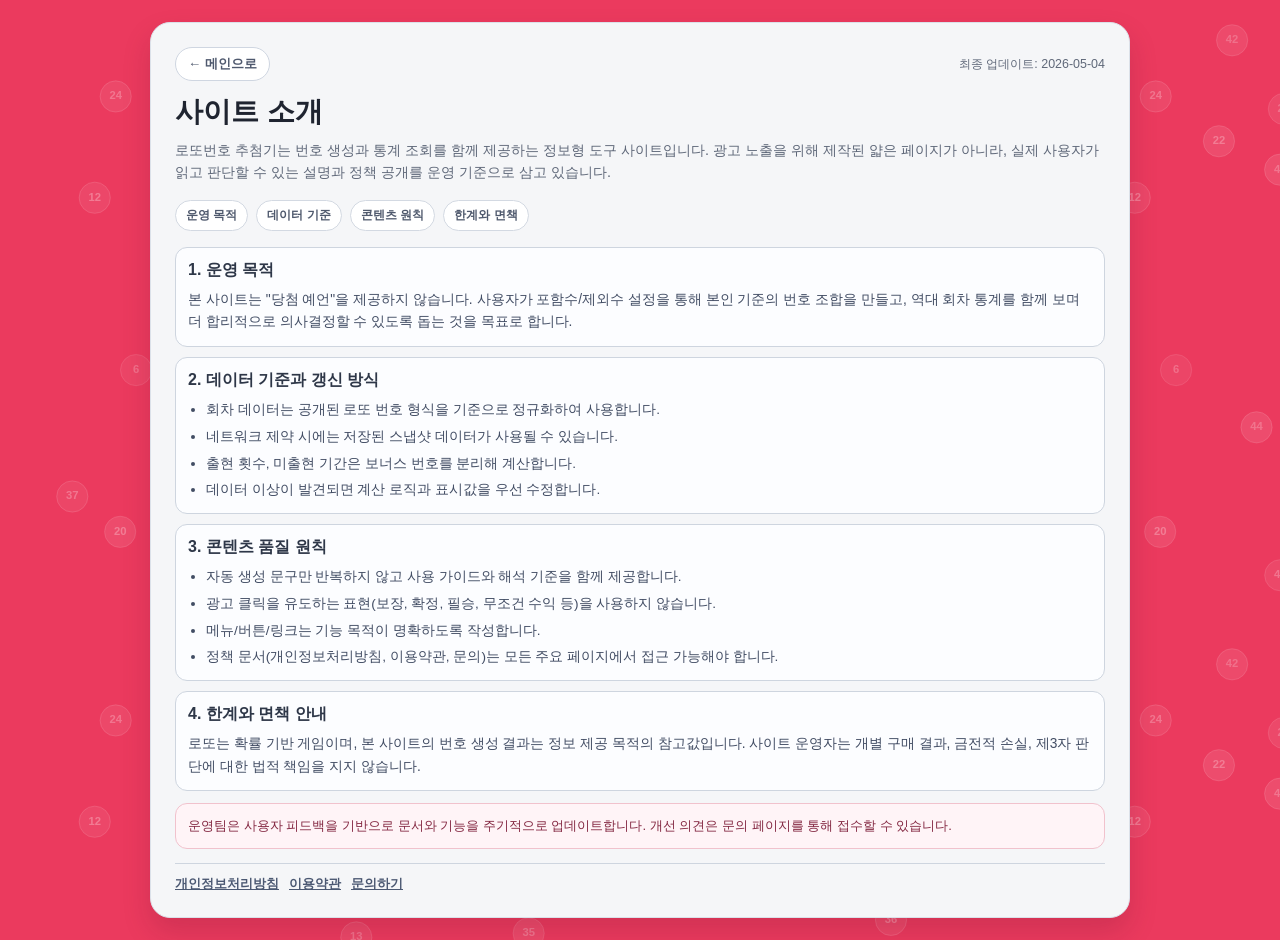
<file: about.html>
<!DOCTYPE html>
<html lang="ko">
<head>
  <meta charset="UTF-8">
  <meta name="viewport" content="width=device-width, initial-scale=1.0">
  <title>사이트 소개 | 로또번호 추첨기</title>
  <meta name="description" content="로또번호 추첨기의 운영 목적, 데이터 기준, 콘텐츠 원칙을 안내합니다.">
  <meta name="robots" content="index, follow">
  <link rel="stylesheet" href="./site-docs.css">
</head>
<body>
  <div class="wrap">
    <article class="doc-card">
      <div class="doc-top">
        <a class="home-link" href="./index.html">← 메인으로</a>
        <span class="updated">최종 업데이트: 2026-05-04</span>
      </div>

      <h1>사이트 소개</h1>
      <p class="subtitle">
        로또번호 추첨기는 번호 생성과 통계 조회를 함께 제공하는 정보형 도구 사이트입니다.
        광고 노출을 위해 제작된 얇은 페이지가 아니라, 실제 사용자가 읽고 판단할 수 있는 설명과 정책 공개를 운영 기준으로 삼고 있습니다.
      </p>

      <div class="toc">
        <a href="#purpose">운영 목적</a>
        <a href="#data">데이터 기준</a>
        <a href="#content">콘텐츠 원칙</a>
        <a href="#limitations">한계와 면책</a>
      </div>

      <section id="purpose">
        <h2>1. 운영 목적</h2>
        <p>
          본 사이트는 "당첨 예언"을 제공하지 않습니다. 사용자가 포함수/제외수 설정을 통해 본인 기준의 번호 조합을 만들고,
          역대 회차 통계를 함께 보며 더 합리적으로 의사결정할 수 있도록 돕는 것을 목표로 합니다.
        </p>
      </section>

      <section id="data">
        <h2>2. 데이터 기준과 갱신 방식</h2>
        <ul>
          <li>회차 데이터는 공개된 로또 번호 형식을 기준으로 정규화하여 사용합니다.</li>
          <li>네트워크 제약 시에는 저장된 스냅샷 데이터가 사용될 수 있습니다.</li>
          <li>출현 횟수, 미출현 기간은 보너스 번호를 분리해 계산합니다.</li>
          <li>데이터 이상이 발견되면 계산 로직과 표시값을 우선 수정합니다.</li>
        </ul>
      </section>

      <section id="content">
        <h2>3. 콘텐츠 품질 원칙</h2>
        <ul>
          <li>자동 생성 문구만 반복하지 않고 사용 가이드와 해석 기준을 함께 제공합니다.</li>
          <li>광고 클릭을 유도하는 표현(보장, 확정, 필승, 무조건 수익 등)을 사용하지 않습니다.</li>
          <li>메뉴/버튼/링크는 기능 목적이 명확하도록 작성합니다.</li>
          <li>정책 문서(개인정보처리방침, 이용약관, 문의)는 모든 주요 페이지에서 접근 가능해야 합니다.</li>
        </ul>
      </section>

      <section id="limitations">
        <h2>4. 한계와 면책 안내</h2>
        <p>
          로또는 확률 기반 게임이며, 본 사이트의 번호 생성 결과는 정보 제공 목적의 참고값입니다.
          사이트 운영자는 개별 구매 결과, 금전적 손실, 제3자 판단에 대한 법적 책임을 지지 않습니다.
        </p>
      </section>

      <div class="note">
        운영팀은 사용자 피드백을 기반으로 문서와 기능을 주기적으로 업데이트합니다.
        개선 의견은 문의 페이지를 통해 접수할 수 있습니다.
      </div>

      <footer class="doc-footer">
        <a href="./privacy.html">개인정보처리방침</a>
        <a href="./terms.html">이용약관</a>
        <a href="./contact.html">문의하기</a>
      </footer>
    </article>
  </div>
</body>
</html>
</file>
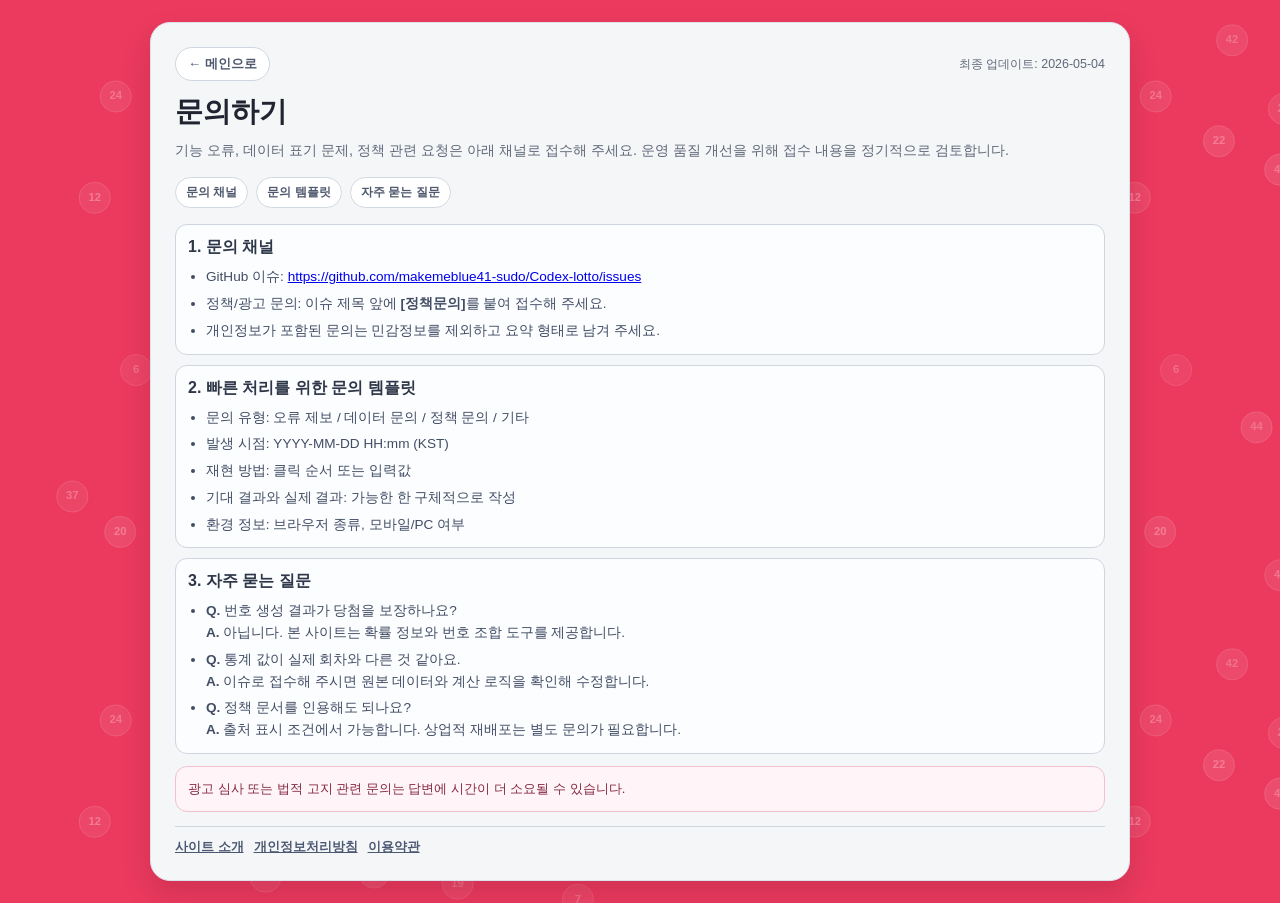
<file: contact.html>
<!DOCTYPE html>
<html lang="ko">
<head>
  <meta charset="UTF-8">
  <meta name="viewport" content="width=device-width, initial-scale=1.0">
  <title>문의하기 | 로또번호 추첨기</title>
  <meta name="description" content="로또번호 추첨기 운영 문의, 오류 제보, 정책 문의 방법을 안내합니다.">
  <meta name="robots" content="index, follow">
  <link rel="stylesheet" href="./site-docs.css">
</head>
<body>
  <div class="wrap">
    <article class="doc-card">
      <div class="doc-top">
        <a class="home-link" href="./index.html">← 메인으로</a>
        <span class="updated">최종 업데이트: 2026-05-04</span>
      </div>

      <h1>문의하기</h1>
      <p class="subtitle">
        기능 오류, 데이터 표기 문제, 정책 관련 요청은 아래 채널로 접수해 주세요.
        운영 품질 개선을 위해 접수 내용을 정기적으로 검토합니다.
      </p>

      <div class="toc">
        <a href="#channels">문의 채널</a>
        <a href="#template">문의 템플릿</a>
        <a href="#faq">자주 묻는 질문</a>
      </div>

      <section id="channels">
        <h2>1. 문의 채널</h2>
        <ul>
          <li>GitHub 이슈: <a href="https://github.com/makemeblue41-sudo/Codex-lotto/issues" target="_blank" rel="noopener noreferrer">https://github.com/makemeblue41-sudo/Codex-lotto/issues</a></li>
          <li>정책/광고 문의: 이슈 제목 앞에 <strong>[정책문의]</strong>를 붙여 접수해 주세요.</li>
          <li>개인정보가 포함된 문의는 민감정보를 제외하고 요약 형태로 남겨 주세요.</li>
        </ul>
      </section>

      <section id="template">
        <h2>2. 빠른 처리를 위한 문의 템플릿</h2>
        <ul>
          <li>문의 유형: 오류 제보 / 데이터 문의 / 정책 문의 / 기타</li>
          <li>발생 시점: YYYY-MM-DD HH:mm (KST)</li>
          <li>재현 방법: 클릭 순서 또는 입력값</li>
          <li>기대 결과와 실제 결과: 가능한 한 구체적으로 작성</li>
          <li>환경 정보: 브라우저 종류, 모바일/PC 여부</li>
        </ul>
      </section>

      <section id="faq">
        <h2>3. 자주 묻는 질문</h2>
        <ul>
          <li><strong>Q.</strong> 번호 생성 결과가 당첨을 보장하나요?<br><strong>A.</strong> 아닙니다. 본 사이트는 확률 정보와 번호 조합 도구를 제공합니다.</li>
          <li><strong>Q.</strong> 통계 값이 실제 회차와 다른 것 같아요.<br><strong>A.</strong> 이슈로 접수해 주시면 원본 데이터와 계산 로직을 확인해 수정합니다.</li>
          <li><strong>Q.</strong> 정책 문서를 인용해도 되나요?<br><strong>A.</strong> 출처 표시 조건에서 가능합니다. 상업적 재배포는 별도 문의가 필요합니다.</li>
        </ul>
      </section>

      <div class="note">
        광고 심사 또는 법적 고지 관련 문의는 답변에 시간이 더 소요될 수 있습니다.
      </div>

      <footer class="doc-footer">
        <a href="./about.html">사이트 소개</a>
        <a href="./privacy.html">개인정보처리방침</a>
        <a href="./terms.html">이용약관</a>
      </footer>
    </article>
  </div>
</body>
</html>
</file>
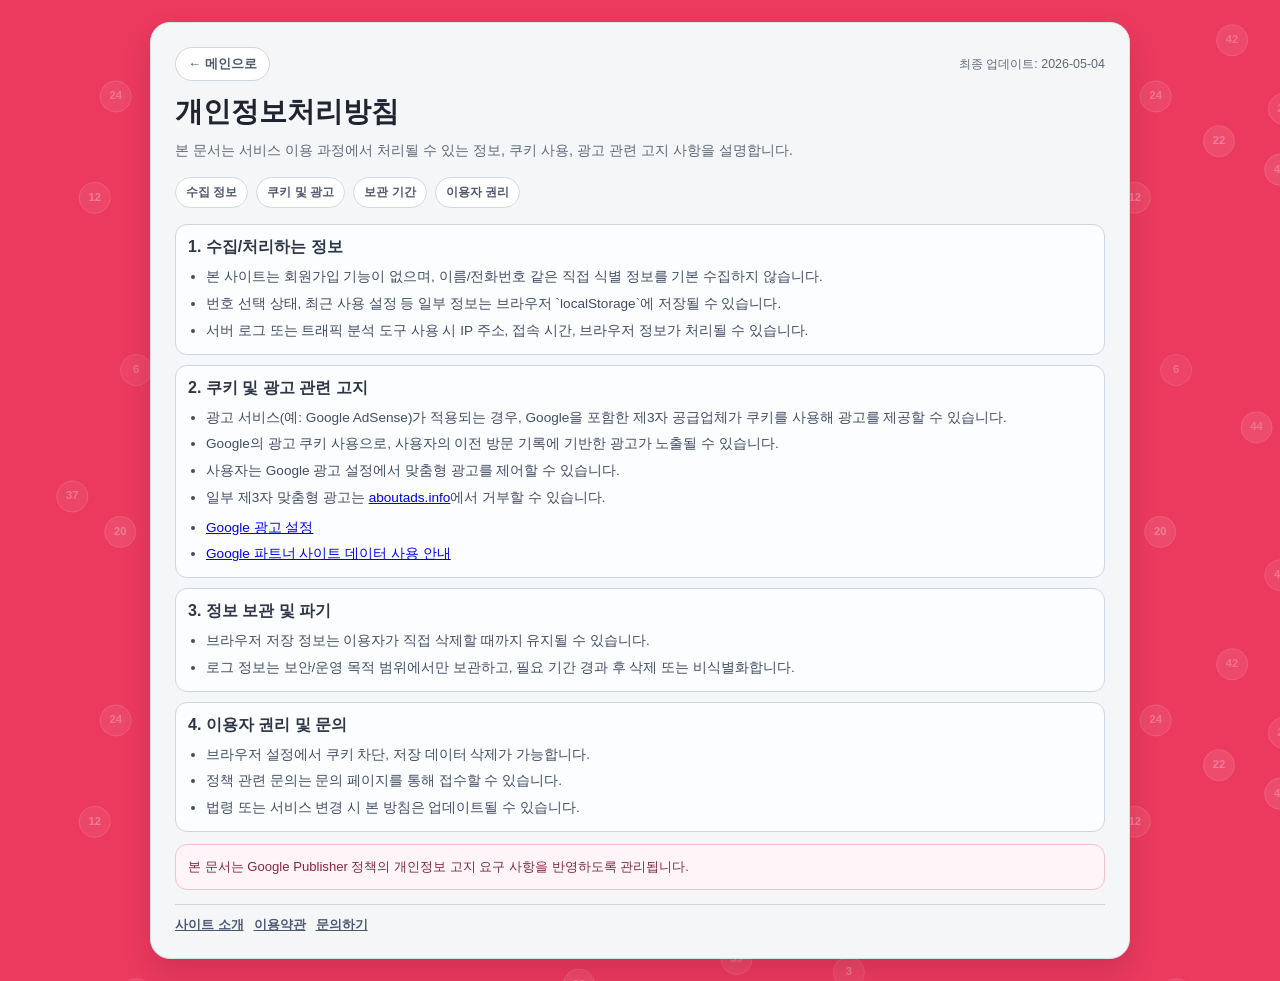
<file: privacy.html>
<!DOCTYPE html>
<html lang="ko">
<head>
  <meta charset="UTF-8">
  <meta name="viewport" content="width=device-width, initial-scale=1.0">
  <title>개인정보처리방침 | 로또번호 추첨기</title>
  <meta name="description" content="로또번호 추첨기의 개인정보 처리방침 및 쿠키/광고 데이터 안내입니다.">
  <meta name="robots" content="index, follow">
  <link rel="stylesheet" href="./site-docs.css">
</head>
<body>
  <div class="wrap">
    <article class="doc-card">
      <div class="doc-top">
        <a class="home-link" href="./index.html">← 메인으로</a>
        <span class="updated">최종 업데이트: 2026-05-04</span>
      </div>

      <h1>개인정보처리방침</h1>
      <p class="subtitle">
        본 문서는 서비스 이용 과정에서 처리될 수 있는 정보, 쿠키 사용, 광고 관련 고지 사항을 설명합니다.
      </p>

      <div class="toc">
        <a href="#collected">수집 정보</a>
        <a href="#cookies">쿠키 및 광고</a>
        <a href="#storage">보관 기간</a>
        <a href="#rights">이용자 권리</a>
      </div>

      <section id="collected">
        <h2>1. 수집/처리하는 정보</h2>
        <ul>
          <li>본 사이트는 회원가입 기능이 없으며, 이름/전화번호 같은 직접 식별 정보를 기본 수집하지 않습니다.</li>
          <li>번호 선택 상태, 최근 사용 설정 등 일부 정보는 브라우저 `localStorage`에 저장될 수 있습니다.</li>
          <li>서버 로그 또는 트래픽 분석 도구 사용 시 IP 주소, 접속 시간, 브라우저 정보가 처리될 수 있습니다.</li>
        </ul>
      </section>

      <section id="cookies">
        <h2>2. 쿠키 및 광고 관련 고지</h2>
        <ul>
          <li>광고 서비스(예: Google AdSense)가 적용되는 경우, Google을 포함한 제3자 공급업체가 쿠키를 사용해 광고를 제공할 수 있습니다.</li>
          <li>Google의 광고 쿠키 사용으로, 사용자의 이전 방문 기록에 기반한 광고가 노출될 수 있습니다.</li>
          <li>사용자는 Google 광고 설정에서 맞춤형 광고를 제어할 수 있습니다.</li>
          <li>일부 제3자 맞춤형 광고는 <a href="https://www.aboutads.info/" target="_blank" rel="noopener noreferrer">aboutads.info</a>에서 거부할 수 있습니다.</li>
        </ul>
        <ul>
          <li><a href="https://adssettings.google.com/" target="_blank" rel="noopener noreferrer">Google 광고 설정</a></li>
          <li><a href="https://policies.google.com/technologies/partner-sites" target="_blank" rel="noopener noreferrer">Google 파트너 사이트 데이터 사용 안내</a></li>
        </ul>
      </section>

      <section id="storage">
        <h2>3. 정보 보관 및 파기</h2>
        <ul>
          <li>브라우저 저장 정보는 이용자가 직접 삭제할 때까지 유지될 수 있습니다.</li>
          <li>로그 정보는 보안/운영 목적 범위에서만 보관하고, 필요 기간 경과 후 삭제 또는 비식별화합니다.</li>
        </ul>
      </section>

      <section id="rights">
        <h2>4. 이용자 권리 및 문의</h2>
        <ul>
          <li>브라우저 설정에서 쿠키 차단, 저장 데이터 삭제가 가능합니다.</li>
          <li>정책 관련 문의는 문의 페이지를 통해 접수할 수 있습니다.</li>
          <li>법령 또는 서비스 변경 시 본 방침은 업데이트될 수 있습니다.</li>
        </ul>
      </section>

      <div class="note">
        본 문서는 Google Publisher 정책의 개인정보 고지 요구 사항을 반영하도록 관리됩니다.
      </div>

      <footer class="doc-footer">
        <a href="./about.html">사이트 소개</a>
        <a href="./terms.html">이용약관</a>
        <a href="./contact.html">문의하기</a>
      </footer>
    </article>
  </div>
</body>
</html>
</file>
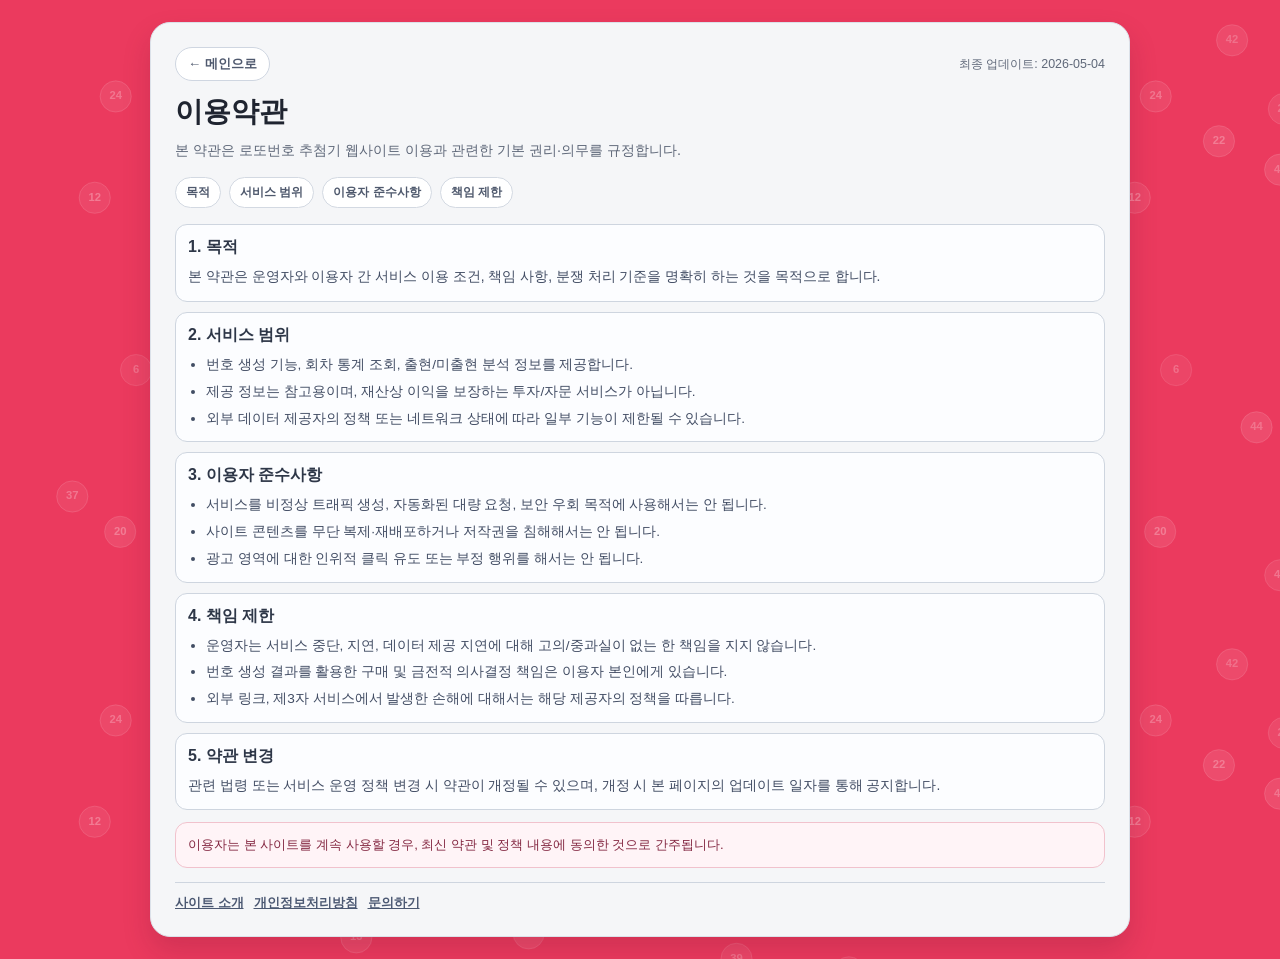
<file: terms.html>
<!DOCTYPE html>
<html lang="ko">
<head>
  <meta charset="UTF-8">
  <meta name="viewport" content="width=device-width, initial-scale=1.0">
  <title>이용약관 | 로또번호 추첨기</title>
  <meta name="description" content="로또번호 추첨기 서비스 이용약관입니다.">
  <meta name="robots" content="index, follow">
  <link rel="stylesheet" href="./site-docs.css">
</head>
<body>
  <div class="wrap">
    <article class="doc-card">
      <div class="doc-top">
        <a class="home-link" href="./index.html">← 메인으로</a>
        <span class="updated">최종 업데이트: 2026-05-04</span>
      </div>

      <h1>이용약관</h1>
      <p class="subtitle">
        본 약관은 로또번호 추첨기 웹사이트 이용과 관련한 기본 권리·의무를 규정합니다.
      </p>

      <div class="toc">
        <a href="#purpose">목적</a>
        <a href="#service">서비스 범위</a>
        <a href="#user">이용자 준수사항</a>
        <a href="#liability">책임 제한</a>
      </div>

      <section id="purpose">
        <h2>1. 목적</h2>
        <p>
          본 약관은 운영자와 이용자 간 서비스 이용 조건, 책임 사항, 분쟁 처리 기준을 명확히 하는 것을 목적으로 합니다.
        </p>
      </section>

      <section id="service">
        <h2>2. 서비스 범위</h2>
        <ul>
          <li>번호 생성 기능, 회차 통계 조회, 출현/미출현 분석 정보를 제공합니다.</li>
          <li>제공 정보는 참고용이며, 재산상 이익을 보장하는 투자/자문 서비스가 아닙니다.</li>
          <li>외부 데이터 제공자의 정책 또는 네트워크 상태에 따라 일부 기능이 제한될 수 있습니다.</li>
        </ul>
      </section>

      <section id="user">
        <h2>3. 이용자 준수사항</h2>
        <ul>
          <li>서비스를 비정상 트래픽 생성, 자동화된 대량 요청, 보안 우회 목적에 사용해서는 안 됩니다.</li>
          <li>사이트 콘텐츠를 무단 복제·재배포하거나 저작권을 침해해서는 안 됩니다.</li>
          <li>광고 영역에 대한 인위적 클릭 유도 또는 부정 행위를 해서는 안 됩니다.</li>
        </ul>
      </section>

      <section id="liability">
        <h2>4. 책임 제한</h2>
        <ul>
          <li>운영자는 서비스 중단, 지연, 데이터 제공 지연에 대해 고의/중과실이 없는 한 책임을 지지 않습니다.</li>
          <li>번호 생성 결과를 활용한 구매 및 금전적 의사결정 책임은 이용자 본인에게 있습니다.</li>
          <li>외부 링크, 제3자 서비스에서 발생한 손해에 대해서는 해당 제공자의 정책을 따릅니다.</li>
        </ul>
      </section>

      <section>
        <h2>5. 약관 변경</h2>
        <p>
          관련 법령 또는 서비스 운영 정책 변경 시 약관이 개정될 수 있으며, 개정 시 본 페이지의 업데이트 일자를 통해 공지합니다.
        </p>
      </section>

      <div class="note">
        이용자는 본 사이트를 계속 사용할 경우, 최신 약관 및 정책 내용에 동의한 것으로 간주됩니다.
      </div>

      <footer class="doc-footer">
        <a href="./about.html">사이트 소개</a>
        <a href="./privacy.html">개인정보처리방침</a>
        <a href="./contact.html">문의하기</a>
      </footer>
    </article>
  </div>
</body>
</html>
</file>
<file: site-docs.css>
:root {
  --bg: #eb3a5e;
  --panel: #f5f6f8;
  --text: #1f2430;
  --muted: #5f6879;
  --border: #ced5df;
  --accent: #d7264f;
  --shadow: 0 14px 28px rgba(105, 22, 46, 0.2);
}

* {
  box-sizing: border-box;
}

body {
  margin: 0;
  font-family: "Pretendard", "Noto Sans KR", "Malgun Gothic", "Apple SD Gothic Neo", sans-serif;
  color: var(--text);
  background-color: var(--bg);
  background-image: url("./bg-lotto-balls.svg");
  background-size: 1040px 624px;
}

.wrap {
  min-height: 100vh;
  padding: 22px clamp(12px, 3vw, 28px);
}

.doc-card {
  width: min(980px, 100%);
  margin: 0 auto;
  padding: clamp(16px, 2.5vw, 24px);
  border: 1px solid #dbe1e9;
  border-radius: 20px;
  background: var(--panel);
  box-shadow: var(--shadow);
}

.doc-top {
  display: flex;
  align-items: center;
  justify-content: space-between;
  gap: 10px;
  margin-bottom: 12px;
}

.home-link {
  display: inline-flex;
  align-items: center;
  gap: 5px;
  padding: 7px 12px;
  border-radius: 999px;
  border: 1px solid #cfd6e1;
  background: #ffffff;
  color: #4f596e;
  text-decoration: none;
  font-size: 0.82rem;
  font-weight: 700;
}

.home-link:hover {
  background: #f1f4f8;
}

.updated {
  font-size: 0.78rem;
  color: var(--muted);
}

h1 {
  margin: 0 0 8px;
  font-size: clamp(1.35rem, 2.3vw, 1.75rem);
  font-weight: 900;
}

.subtitle {
  margin: 0 0 16px;
  color: var(--muted);
  font-size: 0.9rem;
  line-height: 1.55;
}

.toc {
  display: flex;
  flex-wrap: wrap;
  gap: 8px;
  margin-bottom: 16px;
}

.toc a {
  display: inline-flex;
  align-items: center;
  padding: 6px 10px;
  border-radius: 999px;
  border: 1px solid #d3d9e2;
  background: #ffffff;
  color: #4f596d;
  font-size: 0.77rem;
  font-weight: 700;
  text-decoration: none;
}

section {
  padding: 12px;
  border: 1px solid var(--border);
  border-radius: 12px;
  background: #fcfdff;
}

section + section {
  margin-top: 10px;
}

h2 {
  margin: 0 0 8px;
  font-size: 1rem;
  color: #2e3748;
}

p {
  margin: 0;
  font-size: 0.86rem;
  line-height: 1.65;
  color: #424d64;
}

ul {
  margin: 8px 0 0;
  padding-left: 18px;
  color: #424d64;
  font-size: 0.85rem;
  line-height: 1.6;
}

li + li {
  margin-top: 5px;
}

.note {
  margin-top: 12px;
  padding: 12px;
  border-radius: 12px;
  border: 1px solid #f1c2cd;
  background: #fff4f7;
  font-size: 0.82rem;
  color: #842842;
  line-height: 1.5;
}

.doc-footer {
  margin-top: 14px;
  padding-top: 12px;
  border-top: 1px solid var(--border);
  display: flex;
  flex-wrap: wrap;
  gap: 10px;
}

.doc-footer a {
  color: #4b5872;
  font-size: 0.79rem;
  font-weight: 700;
}

@media (max-width: 720px) {
  .wrap {
    padding: 14px 10px;
  }

  .doc-card {
    border-radius: 14px;
    padding: 12px;
  }

  .doc-top {
    flex-direction: column;
    align-items: flex-start;
    margin-bottom: 10px;
  }

  h1 {
    font-size: 1.26rem;
  }

  p,
  ul {
    font-size: 0.82rem;
  }
}
</file>
